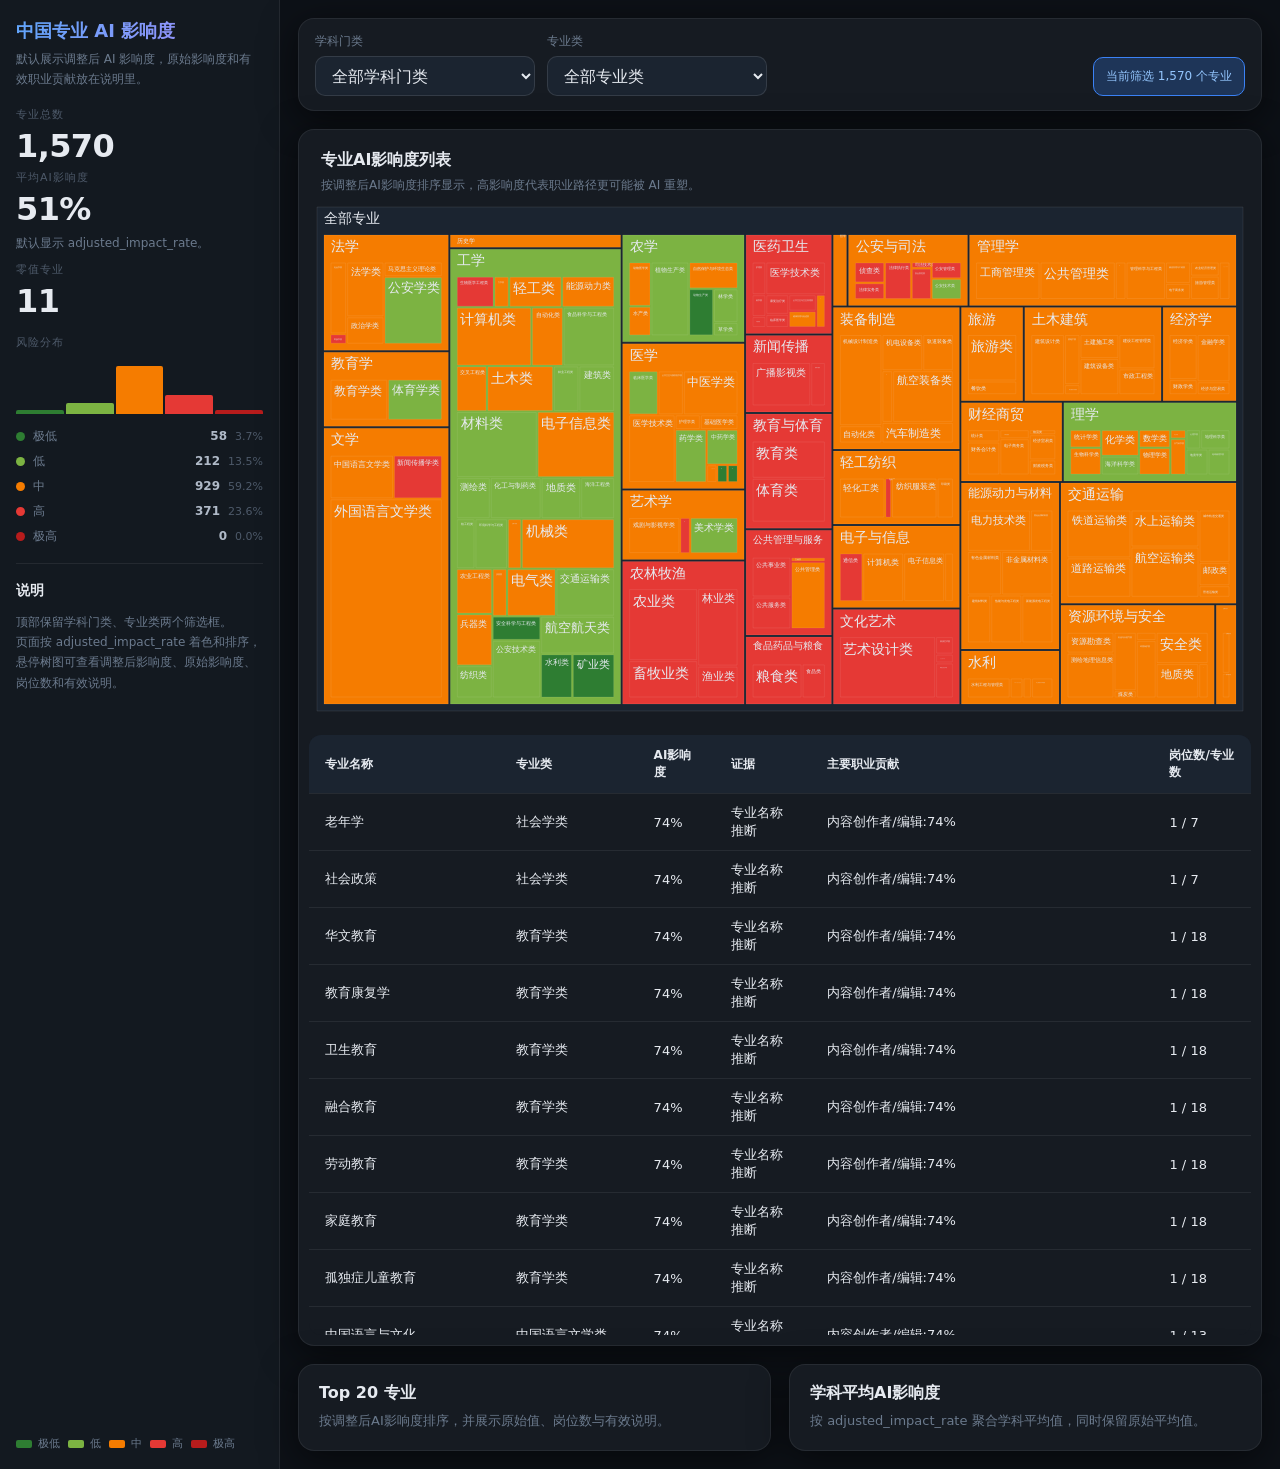
<file: site/index.html>
<!DOCTYPE html>
<html lang="zh-CN">
<head>
  <meta charset="UTF-8" />
  <meta name="viewport" content="width=device-width, initial-scale=1.0" />
  <title>中国专业 AI 影响度</title>
  <link rel="stylesheet" href="./style.css" />
  <script src="https://cdn.plot.ly/plotly-2.35.2.min.js"></script>
</head>
<body>
  <div class="app-shell">
    <aside class="sidebar">
      <div class="brand-block">
        <div class="brand-title">中国专业 AI 影响度</div>
        <div class="brand-sub">默认展示调整后 AI 影响度，原始影响度和有效职业贡献放在说明里。</div>
      </div>

      <section class="stats-block">
        <div class="stat-label">专业总数</div>
        <div class="stat-value" id="totalMajors">—</div>

        <div class="stat-label">平均AI影响度</div>
        <div class="stat-value" id="avgRate">—</div>
        <div class="stat-note">默认显示 adjusted_impact_rate。</div>

        <div class="stat-label">零值专业</div>
        <div class="stat-value" id="zeroCount">—</div>
      </section>

      <section class="dist-block">
        <div class="stat-label">风险分布</div>
        <div class="hist" id="histogram"></div>
        <div class="tier-list" id="tierList"></div>
      </section>

      <div class="divider"></div>

      <section class="detail-block">
        <div class="panel-title">说明</div>
        <div class="hint-text">
          顶部保留学科门类、专业类两个筛选框。<br />
          页面按 adjusted_impact_rate 着色和排序，悬停树图可查看调整后影响度、原始影响度、岗位数和有效说明。
        </div>
      </section>

      <section class="legend-block">
        <span class="legend-chip"><i class="legend-dot" style="background:var(--risk-1)"></i>极低</span>
        <span class="legend-chip"><i class="legend-dot" style="background:var(--risk-2)"></i>低</span>
        <span class="legend-chip"><i class="legend-dot" style="background:var(--risk-3)"></i>中</span>
        <span class="legend-chip"><i class="legend-dot" style="background:var(--risk-4)"></i>高</span>
        <span class="legend-chip"><i class="legend-dot" style="background:var(--risk-5)"></i>极高</span>
      </section>
    </aside>

    <main class="main-area">
      <section class="toolbar-card">
        <div class="toolbar-group">
          <label for="disciplineSelect">学科门类</label>
          <select id="disciplineSelect"></select>
        </div>

        <div class="toolbar-group">
          <label for="categorySelect">专业类</label>
          <select id="categorySelect"></select>
        </div>

        <div class="toolbar-meta" id="updatedAt">加载中…</div>
      </section>

      <section class="treemap-card">
        <div class="card-head">
          <div>
            <div class="card-title">专业AI影响度列表</div>
            <div class="card-sub">按调整后AI影响度排序显示，高影响度代表职业路径更可能被 AI 重塑。</div>
          </div>
        </div>

        <div id="treemap" style="width:100%;height:520px;margin-bottom:16px;"></div>

        <div class="table-frame">
          <table id="majorTable">
            <thead>
              <tr>
                <th>专业名称</th>
                <th>专业类</th>
                <th>AI影响度</th>
                <th id="evidenceHead">证据</th>
                <th id="contributionHead">主要职业贡献</th>
                <th>岗位数/专业数</th>
              </tr>
            </thead>
            <tbody id="majorTableBody"></tbody>
          </table>
        </div>
      </section>

      <section class="link-grid">
        <a class="link-card" href="./top20.html" target="_blank" rel="noopener noreferrer">
          <div class="link-title">Top 20 专业</div>
          <div class="link-sub">按调整后AI影响度排序，并展示原始值、岗位数与有效说明。</div>
        </a>
        <a class="link-card" href="./discipline.html" target="_blank" rel="noopener noreferrer">
          <div class="link-title">学科平均AI影响度</div>
          <div class="link-sub">按 adjusted_impact_rate 聚合学科平均值，同时保留原始平均值。</div>
        </a>
      </section>
    </main>
  </div>

  <script>
    const RISK_COLORS = Array.from({ length: 5 }, (_, i) =>
      getComputedStyle(document.documentElement).getPropertyValue(`--risk-${i + 1}`).trim()
    );
    const RISK_LABELS = ['极低', '低', '中', '高', '极高'];

    function pct(v) {
      return `${Math.round(Number(v || 0) * 100)}%`;
    }

    function levelIndex(rate) {
      const v = Number(rate || 0);
      if (v < 0.20) return 0;
      if (v < 0.40) return 1;
      if (v < 0.60) return 2;
      if (v < 0.80) return 3;
      return 4;
    }

    function safeText(v, fallback = '未分类') {
      return (v ?? '').toString().trim() || fallback;
    }

    function escapeHtml(v) {
      return safeText(v, '').replace(/[&<>"']/g, ch => ({
        '&': '&amp;',
        '<': '&lt;',
        '>': '&gt;',
        '"': '&quot;',
        "'": '&#39;'
      }[ch]));
    }

    function metricOf(row) {
      if (row && row.adjusted_impact_rate != null) return Number(row.adjusted_impact_rate || 0);
      if (row && row.adjusted_replace_rate != null) return Number(row.adjusted_replace_rate || 0);
      if (row && row.impact_rate != null) return Number(row.impact_rate || 0);
      return Number(row?.replace_rate || 0);
    }

    function rawMetricOf(row) {
      if (row && row.raw_impact_rate != null) return Number(row.raw_impact_rate || 0);
      if (row && row.raw_replace_rate != null) return Number(row.raw_replace_rate || 0);
      return Number(row?.replace_rate || 0);
    }

    function evidenceLabel(level) {
      const labels = {
        direct: '就业方向',
        inferred: '专业名称推断',
        fallback: '专业类兜底',
        unknown: '未知'
      };
      return labels[level] || labels.unknown;
    }

    function hasMeaningfulValue(v) {
      const text = safeText(v, '');
      return Boolean(text && text !== '-' && text !== '未知');
    }

    function topContribution(row) {
      const items = Array.isArray(row.matched_job_contributions) ? row.matched_job_contributions : [];
      if (!items.length) return '';
      return items.slice(0, 3).map(x => `${safeText(x.job_title, '-')}:${pct(x.ai_impact_score)}`).join(' / ');
    }

    function buildHoverTemplate(row) {
      const lines = [
        '<b>%{label}</b>',
        '类型：%{customdata.type}',
        '调整后AI影响度：%{customdata.adjusted_rate}',
        '原始AI影响度：%{customdata.raw_rate}',
        '岗位数/专业数：%{customdata.count}'
      ];

      if (hasMeaningfulValue(row.evidence)) lines.push('证据等级：%{customdata.evidence}');
      if (hasMeaningfulValue(row.contribution)) lines.push('主要职业：%{customdata.contribution}');
      if (hasMeaningfulValue(row.confidence)) lines.push('置信度：%{customdata.confidence}');
      if (hasMeaningfulValue(row.weight)) lines.push('收缩权重：%{customdata.weight}');
      if (hasMeaningfulValue(row.adjust_mode)) lines.push('调整模式：%{customdata.adjust_mode}');

      return `${lines.join('<br>')}<extra></extra>`;
    }

    let RAW_ROWS = [];

    function setOptions(select, values, firstLabel) {
      select.innerHTML = [`<option value="all">${firstLabel}</option>`]
        .concat(values.map(v => `<option value="${String(v).replace(/"/g, '&quot;')}">${v}</option>`))
        .join('');
    }

    function buildFilters(rows) {
      const disciplineSet = [...new Set(rows.map(r => safeText(r.discipline, '其他')))]
        .sort((a, b) => a.localeCompare(b, 'zh-CN'));
      setOptions(document.getElementById('disciplineSelect'), disciplineSet, '全部学科门类');
      refreshCategoryOptions(rows);
    }

    function refreshCategoryOptions(rows) {
      const discipline = document.getElementById('disciplineSelect').value;
      let list = rows;

      if (discipline !== 'all') {
        list = list.filter(r => safeText(r.discipline, '其他') === discipline);
      }

      const categorySet = [...new Set(list.map(r => safeText(r.major_category, '未分类')))]
        .sort((a, b) => a.localeCompare(b, 'zh-CN'));

      const categorySelect = document.getElementById('categorySelect');
      const prev = categorySelect.value;

      setOptions(categorySelect, categorySet, '全部专业类');
      if (categorySet.includes(prev)) categorySelect.value = prev;
    }

    function getFilteredRows() {
      const discipline = document.getElementById('disciplineSelect').value;
      const category = document.getElementById('categorySelect').value;

      return RAW_ROWS.filter(row => {
        if (discipline !== 'all' && safeText(row.discipline, '其他') !== discipline) return false;
        if (category !== 'all' && safeText(row.major_category, '未分类') !== category) return false;
        return true;
      });
    }

    function renderHistogram(rows) {
      const histogram = document.getElementById('histogram');
      const tierList = document.getElementById('tierList');
      const counts = [0, 0, 0, 0, 0];

      rows.forEach(row => counts[levelIndex(metricOf(row))] += 1);

      const max = Math.max(...counts, 1);

      histogram.innerHTML = counts.map((count, i) => {
        const h = Math.max(4, Math.round((count / max) * 48));
        return `<div class="hbar" style="height:${h}px;background:${RISK_COLORS[i]}"></div>`;
      }).join('');

      tierList.innerHTML = counts.map((count, i) => {
        const p = rows.length ? ((count / rows.length) * 100).toFixed(1) : '0.0';
        return `<div class="tier-row">
          <i class="tier-dot" style="background:${RISK_COLORS[i]}"></i>
          <span class="tier-label">${RISK_LABELS[i]}</span>
          <span class="tier-value">${count}</span>
          <span class="tier-pct">${p}%</span>
        </div>`;
      }).join('');
    }

    function buildTreemap(rows) {
      const container = document.getElementById('treemap');
      if (!container) return;

      if (!rows.length) {
        container.innerHTML = '<div class="empty-state">当前筛选条件下没有数据。</div>';
        return;
      }

      const labels = [];
      const parents = [];
      const values = [];
      const ids = [];
      const colors = [];
      const custom = [];
      const seen = new Set();

      const addNode = (id, label, parent, value, color, extra = {}) => {
        if (seen.has(id)) return;
        seen.add(id);
        ids.push(id);
        labels.push(label);
        parents.push(parent);
        values.push(value);
        colors.push(color);
        custom.push(extra);
      };

      addNode('root', '全部专业', '', rows.length, '#1b2430', {
        type: 'root',
        adjusted_rate: '-',
        raw_rate: '-',
        count: rows.length,
        confidence: '-',
        evidence: '',
        contribution: '',
        weight: ''
      });

      const disciplineMap = new Map();
      const categoryMap = new Map();

      rows.forEach(row => {
        const discipline = safeText(row.discipline, '其他');
        const category = safeText(row.major_category, '未分类');
        const major = safeText(row.major_name, '未命名专业');
        const dId = `d:${discipline}`;
        const cId = `c:${discipline}:${category}`;
        const mId = `m:${row.major_code || major}:${major}`;

        if (!disciplineMap.has(dId)) {
          disciplineMap.set(dId, { label: discipline, count: 0, totalAdj: 0, totalRaw: 0 });
        }
        const d = disciplineMap.get(dId);
        d.count += 1;
        d.totalAdj += metricOf(row);
        d.totalRaw += rawMetricOf(row);

        if (!categoryMap.has(cId)) {
          categoryMap.set(cId, { label: category, parent: dId, count: 0, totalAdj: 0, totalRaw: 0 });
        }
        const c = categoryMap.get(cId);
        c.count += 1;
        c.totalAdj += metricOf(row);
        c.totalRaw += rawMetricOf(row);

        addNode(mId, major, cId, 1, RISK_COLORS[levelIndex(metricOf(row))], {
          type: '专业',
          adjusted_rate: pct(metricOf(row)),
          raw_rate: pct(rawMetricOf(row)),
          count: row.job_count ?? 0,
          confidence: safeText(row.confidence, 'low'),
          evidence: evidenceLabel(row.evidence_level || 'unknown'),
          source: safeText(row.rule_source, '-'),
          contribution: topContribution(row),
          weight: row.confidence_weight != null ? row.confidence_weight : '-',
          adjust_mode: safeText(row.adjust_mode, '-')
        });
      });

      for (const [id, item] of disciplineMap.entries()) {
        const avgAdj = item.count ? item.totalAdj / item.count : 0;
        const avgRaw = item.count ? item.totalRaw / item.count : 0;
        addNode(id, item.label, 'root', item.count, RISK_COLORS[levelIndex(avgAdj)], {
          type: '学科门类',
          adjusted_rate: pct(avgAdj),
          raw_rate: pct(avgRaw),
          count: item.count,
          confidence: '-',
          evidence: '',
          contribution: '',
          weight: '',
          adjust_mode: ''
        });
      }

      for (const [id, item] of categoryMap.entries()) {
        const avgAdj = item.count ? item.totalAdj / item.count : 0;
        const avgRaw = item.count ? item.totalRaw / item.count : 0;
        addNode(id, item.label, item.parent, item.count, RISK_COLORS[levelIndex(avgAdj)], {
          type: '专业类',
          adjusted_rate: pct(avgAdj),
          raw_rate: pct(avgRaw),
          count: item.count,
          confidence: '-',
          evidence: '',
          contribution: '',
          weight: '',
          adjust_mode: ''
        });
      }

      Plotly.react(container, [{
        type: 'treemap',
        ids,
        labels,
        parents,
        values,
        customdata: custom,
        branchvalues: 'total',
        sort: false,
        maxdepth: 3,
        marker: {
          colors,
          line: { width: 1, color: 'rgba(255,255,255,0.08)' }
        },
        textinfo: 'label',
        textfont: { color: '#e6eaf0', size: 14 },
        tiling: { packing: 'squarify', pad: 2 },
        hoverlabel: {
          bgcolor: '#0d1117',
          bordercolor: 'rgba(255,255,255,0.13)',
          font: { color: '#e6eaf0' }
        },
        hovertemplate: custom.map(buildHoverTemplate),
        pathbar: { visible: false },
        showscale: false
      }], {
        margin: { t: 8, r: 8, b: 8, l: 8 },
        paper_bgcolor: '#161b22',
        plot_bgcolor: '#161b22',
        autosize: true,
        font: {
          color: '#e6eaf0',
          family: 'system-ui, -apple-system, BlinkMacSystemFont, PingFang SC, sans-serif'
        }
      }, {
        responsive: true,
        displayModeBar: false
      });
    }

    function renderTable(rows) {
      const tbody = document.getElementById('majorTableBody');
      if (!tbody) return;

      const sorted = [...rows].sort((a, b) => metricOf(b) - metricOf(a));
      const showEvidence = sorted.some(row => hasMeaningfulValue(evidenceLabel(row.evidence_level || 'unknown')));
      const showContribution = sorted.some(row => hasMeaningfulValue(topContribution(row)));
      document.getElementById('evidenceHead').hidden = !showEvidence;
      document.getElementById('contributionHead').hidden = !showContribution;

      tbody.innerHTML = sorted.map(row => `
        <tr>
          <td>${escapeHtml(row.major_name)}</td>
          <td>${escapeHtml(row.major_category)}</td>
          <td>${pct(metricOf(row))}</td>
          ${showEvidence ? `<td>${escapeHtml(evidenceLabel(row.evidence_level || 'unknown'))}</td>` : ''}
          ${showContribution ? `<td>${escapeHtml(topContribution(row))}</td>` : ''}
          <td>${row.job_count ?? 0} / ${row.category_major_count ?? 0}</td>
        </tr>
      `).join('');
    }

    function renderAll() {
      const rows = getFilteredRows();

      document.getElementById('totalMajors').textContent = rows.length.toLocaleString('zh-CN');

      const avg = rows.length ? rows.reduce((s, x) => s + metricOf(x), 0) / rows.length : 0;
      const zeroCount = rows.filter(x => metricOf(x) === 0).length;

      document.getElementById('avgRate').textContent = pct(avg);
      document.getElementById('zeroCount').textContent = zeroCount.toLocaleString('zh-CN');

      renderHistogram(rows);
      buildTreemap(rows);
      renderTable(rows);

      document.getElementById('updatedAt').textContent = `当前筛选 ${rows.length.toLocaleString('zh-CN')} 个专业`;
    }

    async function init() {
      try {
        const res = await fetch('./data/major_ai_rate.json');
        if (!res.ok) throw new Error(`HTTP ${res.status}`);

        RAW_ROWS = await res.json();
        buildFilters(RAW_ROWS);

        document.getElementById('disciplineSelect').addEventListener('change', () => {
          refreshCategoryOptions(RAW_ROWS);
          renderAll();
        });

        document.getElementById('categorySelect').addEventListener('change', renderAll);

        renderAll();
      } catch (err) {
        console.error(err);
        document.getElementById('updatedAt').textContent = '页面初始化失败';

        const treemap = document.getElementById('treemap');
        if (treemap) {
          treemap.innerHTML = '<div class="empty-state">无法加载 ./data/major_ai_rate.json，请确认 GitHub Pages 已复制数据文件。</div>';
        }

        const tbody = document.getElementById('majorTableBody');
        if (tbody) {
          tbody.innerHTML = `<tr><td colspan="4" style="padding:24px;color:#8a5656;">页面初始化失败：${err.message}</td></tr>`;
        }
      }
    }

    window.addEventListener('resize', () => {
      const el = document.getElementById('treemap');
      if (el && el.data) Plotly.Plots.resize(el);
    });

    init();
  </script>
</body>
</html>
</file>
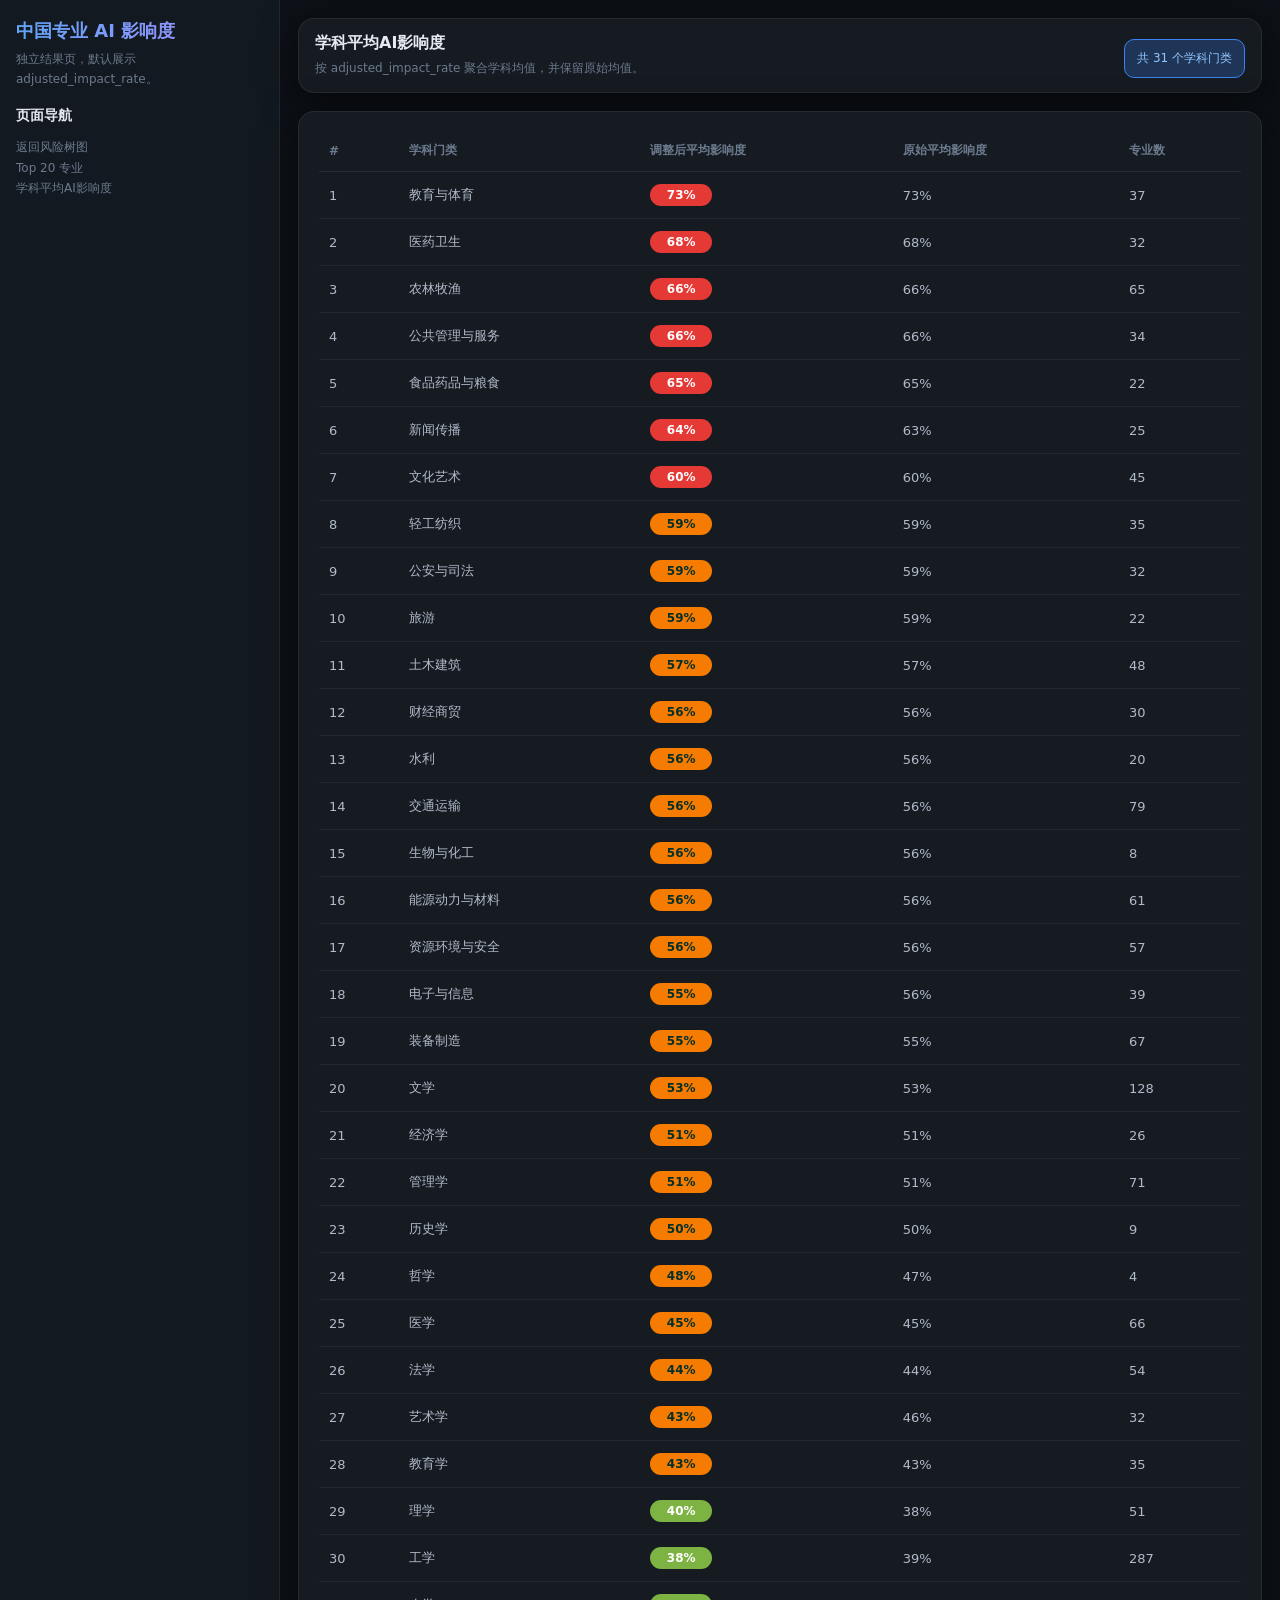
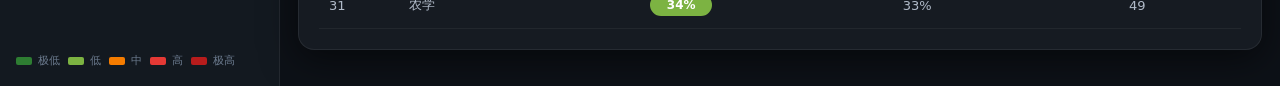
<file: site/discipline.html>
<!DOCTYPE html>
<html lang="zh-CN"><head><meta charset="UTF-8" /><meta name="viewport" content="width=device-width, initial-scale=1.0" />
<title>学科平均AI影响度</title><link rel="stylesheet" href="./style.css" /></head><body>
<div class="app-shell"><aside class="sidebar"><div class="brand-block"><div class="brand-title">中国专业 AI 影响度</div><div class="brand-sub">独立结果页，默认展示 adjusted_impact_rate。</div></div>
<section class="detail-block"><div class="panel-title">页面导航</div><div class="hint-text"><a href="./index.html" target="_blank" rel="noopener noreferrer">返回风险树图</a><br /><a href="./top20.html" target="_blank" rel="noopener noreferrer">Top 20 专业</a><br /><a href="./discipline.html" target="_blank" rel="noopener noreferrer">学科平均AI影响度</a></div></section>
<section class="legend-block"><span class="legend-chip"><i class="legend-dot" style="background:var(--risk-1)"></i>极低</span><span class="legend-chip"><i class="legend-dot" style="background:var(--risk-2)"></i>低</span><span class="legend-chip"><i class="legend-dot" style="background:var(--risk-3)"></i>中</span><span class="legend-chip"><i class="legend-dot" style="background:var(--risk-4)"></i>高</span><span class="legend-chip"><i class="legend-dot" style="background:var(--risk-5)"></i>极高</span></section></aside>
<main class="main-area"><section class="toolbar-card" style="grid-template-columns:1fr auto;"><div><div class="card-title">学科平均AI影响度</div><div class="card-sub">按 adjusted_impact_rate 聚合学科均值，并保留原始均值。</div></div><div class="toolbar-meta" id="metaInfo">加载中…</div></section><section class="treemap-card" style="min-height:auto;"><div class="table-wrap" style="padding-top:8px;"><table><thead><tr><th>#</th><th>学科门类</th><th>调整后平均影响度</th><th>原始平均影响度</th><th>专业数</th></tr></thead><tbody id="disciplineBody"></tbody></table></div></section></main></div>
<script>
const RISK_COLORS = Array.from({ length: 5 }, (_, i) => getComputedStyle(document.documentElement).getPropertyValue(`--risk-${i + 1}`).trim());
const RISK_LABELS = ['极低', '低', '中', '高', '极高'];
function pct(v){ return `${Math.round(Number(v || 0) * 100)}%`; }
function levelIndex(rate){ const v = Number(rate || 0); if (v < 0.20) return 0; if (v < 0.40) return 1; if (v < 0.60) return 2; if (v < 0.80) return 3; return 4; }
function safeText(v, fallback='未分类'){ return (v ?? '').toString().trim() || fallback; }
function escapeHtml(v){ return safeText(v, '').replace(/[&<>"']/g, ch => ({'&':'&amp;','<':'&lt;','>':'&gt;','"':'&quot;',"'":'&#39;'}[ch])); }
function metricOf(row){ if (row && row.adjusted_impact_rate != null) return Number(row.adjusted_impact_rate || 0); if (row && row.adjusted_replace_rate != null) return Number(row.adjusted_replace_rate || 0); return Number(row?.replace_rate || 0); }
function rawMetricOf(row){ if (row && row.raw_impact_rate != null) return Number(row.raw_impact_rate || 0); if (row && row.raw_replace_rate != null) return Number(row.raw_replace_rate || 0); return Number(row?.replace_rate || 0); }

async function init(){
  const res = await fetch('./data/major_ai_rate.json');
  const rows = await res.json();
  const map = new Map();
  rows.forEach(row => {
    const key = safeText(row.discipline, '其他');
    if (!map.has(key)) map.set(key, { totalAdj: 0, totalRaw: 0, count: 0 });
    const item = map.get(key);
    item.totalAdj += metricOf(row);
    item.totalRaw += rawMetricOf(row);
    item.count += 1;
  });
  const data = [...map.entries()].map(([name, item]) => ({
    name,
    avgAdj: item.count ? item.totalAdj / item.count : 0,
    avgRaw: item.count ? item.totalRaw / item.count : 0,
    count: item.count
  })).sort((a,b)=>b.avgAdj-a.avgAdj);
  document.getElementById('metaInfo').textContent = `共 ${data.length.toLocaleString('zh-CN')} 个学科门类`;
  document.getElementById('disciplineBody').innerHTML = data.map((row,i)=>`
    <tr>
      <td>${i + 1}</td>
      <td>${escapeHtml(row.name)}</td>
      <td><span class="risk-badge level-${levelIndex(row.avgAdj) + 1}">${pct(row.avgAdj)}</span></td>
      <td>${pct(row.avgRaw)}</td>
      <td>${row.count}</td>
    </tr>`).join('');
}
init();</script></body></html>
</file>
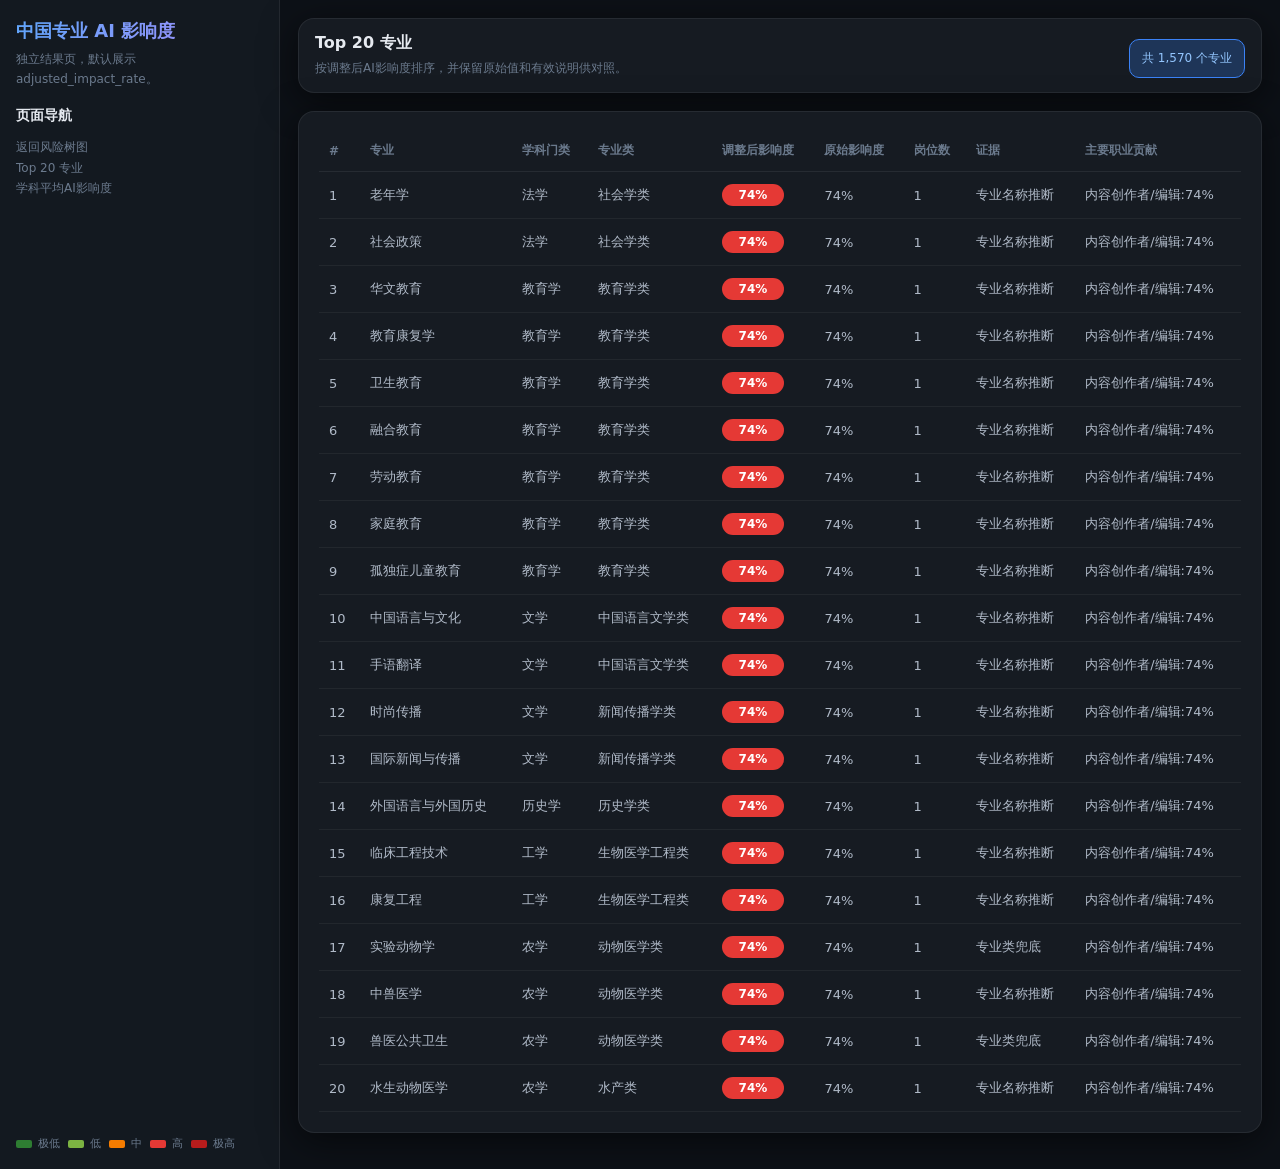
<file: site/top20.html>
<!DOCTYPE html>
<html lang="zh-CN"><head><meta charset="UTF-8" /><meta name="viewport" content="width=device-width, initial-scale=1.0" />
<title>Top 20 专业</title><link rel="stylesheet" href="./style.css" /></head><body>
<div class="app-shell"><aside class="sidebar"><div class="brand-block"><div class="brand-title">中国专业 AI 影响度</div><div class="brand-sub">独立结果页，默认展示 adjusted_impact_rate。</div></div>
<section class="detail-block"><div class="panel-title">页面导航</div><div class="hint-text"><a href="./index.html" target="_blank" rel="noopener noreferrer">返回风险树图</a><br /><a href="./top20.html" target="_blank" rel="noopener noreferrer">Top 20 专业</a><br /><a href="./discipline.html" target="_blank" rel="noopener noreferrer">学科平均AI影响度</a></div></section>
<section class="legend-block"><span class="legend-chip"><i class="legend-dot" style="background:var(--risk-1)"></i>极低</span><span class="legend-chip"><i class="legend-dot" style="background:var(--risk-2)"></i>低</span><span class="legend-chip"><i class="legend-dot" style="background:var(--risk-3)"></i>中</span><span class="legend-chip"><i class="legend-dot" style="background:var(--risk-4)"></i>高</span><span class="legend-chip"><i class="legend-dot" style="background:var(--risk-5)"></i>极高</span></section></aside>
<main class="main-area"><section class="toolbar-card" style="grid-template-columns:1fr auto;"><div><div class="card-title">Top 20 专业</div><div class="card-sub">按调整后AI影响度排序，并保留原始值和有效说明供对照。</div></div><div class="toolbar-meta" id="metaInfo">加载中…</div></section><section class="treemap-card" style="min-height:auto;"><div class="table-wrap" style="padding-top:8px;"><table><thead><tr><th>#</th><th>专业</th><th>学科门类</th><th>专业类</th><th>调整后影响度</th><th>原始影响度</th><th>岗位数</th><th id="topEvidenceHead">证据</th><th id="topContributionHead">主要职业贡献</th></tr></thead><tbody id="top20Body"></tbody></table></div></section></main></div>
<script>
const RISK_COLORS = Array.from({ length: 5 }, (_, i) => getComputedStyle(document.documentElement).getPropertyValue(`--risk-${i + 1}`).trim());
const RISK_LABELS = ['极低', '低', '中', '高', '极高'];
function pct(v){ return `${Math.round(Number(v || 0) * 100)}%`; }
function levelIndex(rate){ const v = Number(rate || 0); if (v < 0.20) return 0; if (v < 0.40) return 1; if (v < 0.60) return 2; if (v < 0.80) return 3; return 4; }
function safeText(v, fallback='未分类'){ return (v ?? '').toString().trim() || fallback; }
function escapeHtml(v){ return safeText(v, '').replace(/[&<>"']/g, ch => ({'&':'&amp;','<':'&lt;','>':'&gt;','"':'&quot;',"'":'&#39;'}[ch])); }
function metricOf(row){ if (row && row.adjusted_impact_rate != null) return Number(row.adjusted_impact_rate || 0); if (row && row.adjusted_replace_rate != null) return Number(row.adjusted_replace_rate || 0); return Number(row?.replace_rate || 0); }
function rawMetricOf(row){ if (row && row.raw_impact_rate != null) return Number(row.raw_impact_rate || 0); if (row && row.raw_replace_rate != null) return Number(row.raw_replace_rate || 0); return Number(row?.replace_rate || 0); }
function evidenceLabel(level){ return ({direct:'就业方向', inferred:'专业名称推断', fallback:'专业类兜底', unknown:'未知'}[level] || '未知'); }
function hasMeaningfulValue(v){ const text = safeText(v, ''); return Boolean(text && text !== '-' && text !== '未知'); }
function topContribution(row){ const items = Array.isArray(row.matched_job_contributions) ? row.matched_job_contributions : []; if (!items.length) return ''; return items.slice(0,2).map(x => `${safeText(x.job_title, '-')}:${pct(x.ai_impact_score)}`).join(' / '); }

async function init(){
  const res = await fetch('./data/major_ai_rate.json');
  const rows = await res.json();
  const top20 = [...rows].sort((a,b)=>{
    const diff = metricOf(b) - metricOf(a);
    if (diff !== 0) return diff;
    return Number(b.job_count || 0) - Number(a.job_count || 0);
  }).slice(0,20);
  const showEvidence = top20.some(row => hasMeaningfulValue(evidenceLabel(row.evidence_level || 'unknown')));
  const showContribution = top20.some(row => hasMeaningfulValue(topContribution(row)));
  document.getElementById('topEvidenceHead').hidden = !showEvidence;
  document.getElementById('topContributionHead').hidden = !showContribution;
  document.getElementById('metaInfo').textContent = `共 ${rows.length.toLocaleString('zh-CN')} 个专业`;
  document.getElementById('top20Body').innerHTML = top20.map((row,i)=>`
    <tr>
      <td>${i + 1}</td>
      <td>${escapeHtml(row.major_name)}</td>
      <td>${escapeHtml(safeText(row.discipline, '其他'))}</td>
      <td>${escapeHtml(safeText(row.major_category, '未分类'))}</td>
      <td><span class="risk-badge level-${levelIndex(metricOf(row)) + 1}">${pct(metricOf(row))}</span></td>
      <td>${pct(rawMetricOf(row))}</td>
      <td>${row.job_count ?? 0}</td>
      ${showEvidence ? `<td>${escapeHtml(evidenceLabel(row.evidence_level || 'unknown'))}</td>` : ''}
      ${showContribution ? `<td>${escapeHtml(topContribution(row))}</td>` : ''}
    </tr>`).join('');
}
init();</script></body></html>
</file>
<file: site/style.css>
:root{
  --bg-main:#0d1117;
  --bg-panel:#131920;
  --bg-card:#161b22;
  --bg-soft:#1b2430;
  --border:rgba(255,255,255,.07);
  --border-strong:rgba(255,255,255,.11);
  --text-main:#e6eaf0;
  --text-muted:#b0bac8;
  --text-soft:#6b7a8d;
  --text-faint:#4e5a6a;
  --accent-blue:#60a5fa;
  --accent-blue-bg:#1e3558;
  --accent-blue-border:#3b82f6;
  --accent-blue-text:#93c5fd;
  --risk-1: #2E7D32;
  --risk-2: #7CB342;
  --risk-3: #F57C00;
  --risk-4: #E53935;
  --risk-5: #B71C1C;
  --shadow-lg:0 8px 36px rgba(0,0,0,.55);
}
*,*::before,*::after{box-sizing:border-box;margin:0;padding:0}
html,body{min-height:100%;background:var(--bg-main);color:var(--text-main);font-family:-apple-system,BlinkMacSystemFont,"PingFang SC","Hiragino Sans GB","Noto Sans CJK SC",system-ui,sans-serif}
body{overflow-x:hidden}
a{color:inherit;text-decoration:none}
select,button,input{font:inherit}
table{width:100%;border-collapse:collapse}
.app-shell{min-height:100vh;display:grid;grid-template-columns:280px 1fr;background:var(--bg-main)}
.sidebar{background:var(--bg-panel);border-right:1px solid var(--border);padding:20px 16px 18px;display:flex;flex-direction:column;gap:18px}
.brand-title{font-size:18px;font-weight:800;line-height:1.25;margin-bottom:6px;background:linear-gradient(120deg,#60a5fa 0%,#a78bfa 100%);-webkit-background-clip:text;-webkit-text-fill-color:transparent}
.brand-sub,.stat-note,.hint-text,.card-sub{color:var(--text-soft);font-size:12px;line-height:1.7}
.stats-block,.dist-block,.detail-block{display:flex;flex-direction:column;gap:8px}
.stat-label{font-size:11px;text-transform:uppercase;letter-spacing:.09em;color:var(--text-faint)}
.stat-value{font-size:32px;line-height:1;font-weight:800;letter-spacing:-.02em}
.hist{display:flex;align-items:flex-end;gap:2px;height:52px;margin-top:4px}.hbar{flex:1;border-radius:2px 2px 0 0;min-height:4px}
.tier-list{display:flex;flex-direction:column;gap:8px;margin-top:6px}.tier-row{display:flex;align-items:center;gap:8px}.tier-dot{width:9px;height:9px;border-radius:50%;display:inline-block;flex-shrink:0}.tier-label{flex:1;font-size:12px;color:var(--text-soft)}.tier-value{font-size:12px;font-weight:700;color:var(--text-muted)}.tier-pct{font-size:11px;color:var(--text-faint)}
.divider{height:1px;background:var(--border)}.panel-title{font-size:14px;font-weight:700;margin-bottom:4px}
.legend-block{margin-top:auto;display:flex;flex-wrap:wrap;gap:8px}.legend-chip{display:inline-flex;align-items:center;gap:6px;color:var(--text-soft);font-size:11px}.legend-dot{width:16px;height:8px;border-radius:2px;display:inline-block}
.main-area{padding:18px;display:grid;grid-template-rows:auto minmax(560px,1fr) auto;gap:18px;min-width:0}
.toolbar-card,.treemap-card,.link-card{background:var(--bg-card);border:1px solid var(--border);border-radius:16px;box-shadow:var(--shadow-lg)}
.toolbar-card{padding:14px 16px;display:grid;grid-template-columns:repeat(2,minmax(170px,220px)) 1fr;gap:12px;align-items:end}
.toolbar-group{display:flex;flex-direction:column;gap:6px}.toolbar-group label{font-size:12px;color:var(--text-soft)}
.toolbar-group select{height:40px;background:var(--bg-soft);border:1px solid var(--border-strong);border-radius:10px;color:var(--text-main);padding:0 12px;outline:none}
.toolbar-group select:focus{border-color:var(--accent-blue-border);box-shadow:0 0 0 3px rgba(59,130,246,.15)}
.toolbar-meta{justify-self:end;font-size:12px;color:var(--accent-blue-text);background:var(--accent-blue-bg);border:1px solid var(--accent-blue-border);padding:10px 12px;border-radius:10px;white-space:nowrap}
.treemap-card{padding:10px;display:flex;flex-direction:column;min-height:560px;overflow:hidden}.card-head{display:flex;justify-content:space-between;align-items:flex-start;gap:12px;padding:10px 12px 4px}.card-title{font-size:16px;font-weight:800;margin-bottom:4px}
.table-frame{flex:1;min-height:0;border-radius:12px;overflow:auto;background:var(--bg-card);max-height:600px}
#majorTable{width:100%;font-size:14px}
#majorTable th{background:var(--bg-soft);color:var(--text-main);padding:12px 16px;text-align:left;font-weight:700;border-bottom:1px solid var(--border)}
#majorTable td{padding:10px 16px;border-bottom:1px solid var(--border);color:var(--text-main)}
#majorTable tbody tr:hover{background:var(--bg-soft)}
.link-grid{display:grid;grid-template-columns:1fr 1fr;gap:18px}.link-card{padding:18px 20px;display:block;transition:transform .15s ease,border-color .15s ease,background .15s ease}.link-card:hover{transform:translateY(-2px);border-color:rgba(96,165,250,.45);background:#18202b}.link-title{font-size:16px;font-weight:800;margin-bottom:6px}.link-sub{font-size:13px;line-height:1.7;color:var(--text-soft)}
.table-wrap{padding:0 10px 10px;overflow:auto} thead th{position:sticky;top:0;z-index:1;background:var(--bg-card);color:var(--text-soft);font-size:12px;font-weight:700;text-align:left;border-bottom:1px solid var(--border);padding:12px 10px} tbody td{padding:12px 10px;border-bottom:1px solid rgba(255,255,255,.05);font-size:13px;color:var(--text-muted);vertical-align:middle} tbody tr:hover{background:rgba(255,255,255,.03)}
.risk-badge{display:inline-flex;align-items:center;justify-content:center;min-width:62px;padding:4px 8px;border-radius:999px;color:#fff;font-size:12px;font-weight:700}
.level-1{background:var(--risk-1)}.level-2{background:var(--risk-2)}.level-3{background:var(--risk-3);color:#052f2a}.level-4{background:var(--risk-4)}.level-5{background:var(--risk-5)}
.empty-state{min-height:320px;display:grid;place-items:center;color:var(--text-soft);font-size:14px}
@media (max-width:1180px){.app-shell{grid-template-columns:1fr}.sidebar{border-right:none;border-bottom:1px solid var(--border)}.toolbar-card{grid-template-columns:repeat(2,minmax(180px,1fr))}.toolbar-meta{justify-self:start}.link-grid{grid-template-columns:1fr}}
@media (max-width:760px){.main-area{padding:12px;gap:12px;grid-template-rows:auto minmax(420px,1fr) auto}.sidebar{padding:14px 12px}.stat-value{font-size:26px}.toolbar-card{padding:12px;grid-template-columns:1fr}.toolbar-meta{white-space:normal;width:100%}.treemap-card{min-height:440px}.treemap{min-height:380px}.card-head{padding:10px 10px 2px}thead th,tbody td{padding:10px 8px;font-size:12px}}
</file>
